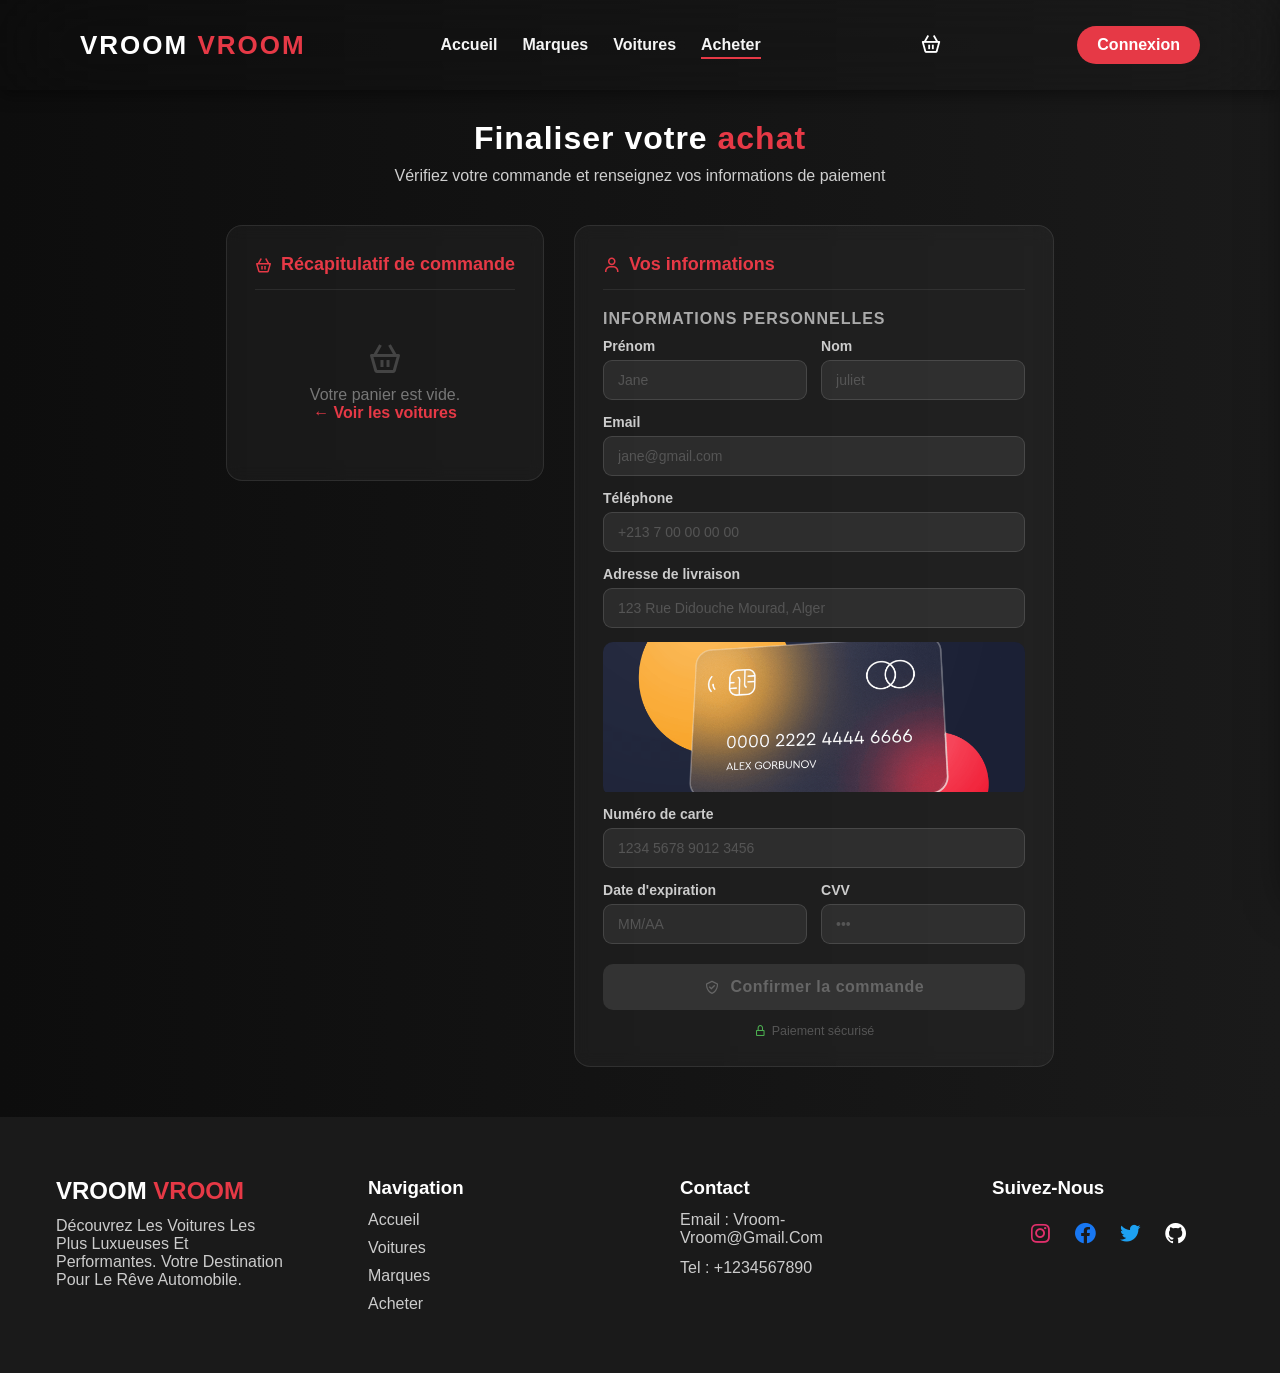
<file: content/acheter.html>
<!doctype html>
<html lang="fr">
  <head>
    <meta charset="UTF-8" />
    <meta name="viewport" content="width=device-width, initial-scale=1.0" />
    <title>Acheter | VROOM VROOM</title>
    <link rel="stylesheet" href="../style/style.css" />
    <link
      href="https://unpkg.com/boxicons@2.1.4/css/boxicons.min.css"
      rel="stylesheet"
    />
  </head>
  <body class="pages-body">
    <div>
      <header id="header">
        <a href="../index.html"
          ><h2 class="logo">VROOM<span> VROOM </span></h2></a
        >
        <nav>
          <ul class="navbar">
            <li>
              <a href="../index.html"><i class="bx bx-home"></i> Accueil</a>
            </li>
            <li>
              <a href="marques.html"><i class="bx bx-award"></i> Marques</a>
            </li>
            <li>
              <a href="voitures.html"><i class="bx bx-car"></i> Voitures</a>
            </li>
            <li>
              <a class="active" href="acheter.html"
                ><i class="bx bx-credit-card"></i> Acheter</a
              >
            </li>
          </ul>
        </nav>
        <a href="#" class="basket"><i class="bx bx-basket"></i></a>
        <a href="#" class="menu"><i class="bx bx-menu"></i></a>
        <a href="connexion.html" class="login-btn" id="account-btn"
          >Connexion</a
        >
      </header>
    </div>

    <main class="acheter-main">
      <h1 class="acheter-titre">Finaliser votre <span>achat</span></h1>
      <p class="acheter-txt">
        Vérifiez votre commande et renseignez vos informations de paiement
      </p>

      <div class="acheter-box">
        <div class="basket-box">
          <h3><i class="bx bx-basket"></i> Récapitulatif de commande</h3>
          <div id="recap-liste"></div>
          <div class="recap-total" id="recap-total-wrapper">
            <span>Total à payer</span>
            <span class="recap-total-montant"
              ><em id="recap-total-montant">0</em> $</span
            >
          </div>
        </div>

        <div class="payment-card">
          <h3><i class="bx bx-user"></i> Vos informations</h3>

          <p class="payment-section">Informations personnelles</p>
          <div class="form-row">
            <div class="form-group">
              <label>Prénom</label>
              <input type="text" id="prenom" placeholder="Jane" />
            </div>
            <div class="form-group">
              <label>Nom</label>
              <input type="text" id="nom" placeholder="juliet" />
            </div>
          </div>
          <div class="form-group">
            <label>Email</label>
            <input type="email" id="email" placeholder="jane@gmail.com" />
          </div>
          <div class="form-group">
            <label>Téléphone</label>
            <input type="tel" id="telephone" placeholder="+213 7 00 00 00 00" />
          </div>
          <div class="form-group">
            <label>Adresse de livraison</label>
            <input
              type="text"
              id="adresse"
              placeholder="123 Rue Didouche Mourad, Alger"
            />
          </div>

          <div id="section-carte">
            <div class="credit-card">
              <img src="../image/credit-card.gif" alt="credit card" />
            </div>
            <div class="form-group">
              <label>Numéro de carte</label>
              <input
                type="text"
                id="carte-numero"
                placeholder="1234 5678 9012 3456"
                maxlength="19"
                oninput="formatCard(this)"
              />
            </div>
            <div class="form-row">
              <div class="form-group">
                <label>Date d'expiration</label>
                <input
                  type="text"
                  id="carte-exp"
                  placeholder="MM/AA"
                  maxlength="5"
                  oninput="formatExp(this)"
                />
              </div>
              <div class="form-group">
                <label>CVV</label>
                <input
                  type="password"
                  id="carte-cvv"
                  placeholder="•••"
                  maxlength="3"
                />
              </div>
            </div>
          </div>

          <button
            class="btn-confirmer"
            id="btn-confirmer"
            onclick="confirmerAchat()"
          >
            <i class="bx bx-check-shield"></i> Confirmer la commande
          </button>
          <div class="securite-badge">
            <i class="bx bx-lock-alt"></i> Paiement sécurisé
          </div>
        </div>
      </div>
    </main>

    <div class="modal-succes" id="modal-succes">
      <div class="modal-succes-box">
        <div class="modal-check"><i class="bx bx-check"></i></div>
        <h2>Commande confirmée !</h2>
        <p>
          Merci pour votre confiance.<br />Votre commande a bien été
          enregistrée.<br /><br />
          Référence : <span class="modal-ref" id="modal-ref">#LC-00000</span>
        </p>
        <button class="btn-modal-ok" onclick="finaliserCommande()">
          Retour à l'accueil
        </button>
      </div>
    </div>
    <footer>
      <section class="footer">
        <div class="footer-cnt">
          <div class="footer-box">
            <h2>VROOM<span> VROOM</span></h2>
            <p>
              Découvrez les voitures les plus luxueuses et performantes. Votre
              destination pour le rêve automobile.
            </p>
          </div>
          <div class="footer-box">
            <h3>navigation</h3>
            <ul>
              <li><a href="../index.html">Accueil</a></li>
              <li><a href="voitures.html">Voitures</a></li>
              <li><a href="marques.html">Marques</a></li>
              <li><a href="acheter.html">Acheter</a></li>
            </ul>
          </div>
          <div class="footer-box">
            <h3>contact</h3>
            <a href="mailto:luxury-car@gmail.com"
              >email : vroom-vroom@gmail.com</a
            >
            <a href="tel:+1234567890">tel : +1234567890</a>
          </div>
          <div class="footer-box">
            <h3>suivez-nous</h3>
            <div class="social">
              <a href="https://www.instagram.com/"
                ><i class="bx bxl-instagram" style="color: #e1306c"></i
              ></a>
              <a href="https://www.facebook.com/"
                ><i class="bx bxl-facebook-circle" style="color: #1877f2"></i
              ></a>
              <a href="https://x.com/"
                ><i class="bx bxl-twitter" style="color: #1da1f2"></i
              ></a>
              <a href="https://github.com/"><i class="bx bxl-github"></i></a>
            </div>
          </div>
        </div>
      </section>
    </footer>

    <script src="../javascript/panier.js"></script>
    <script src="../javascript/auth.js"></script>
    <script src="../javascript/achat.js"></script>
  </body>
</html>
</file>
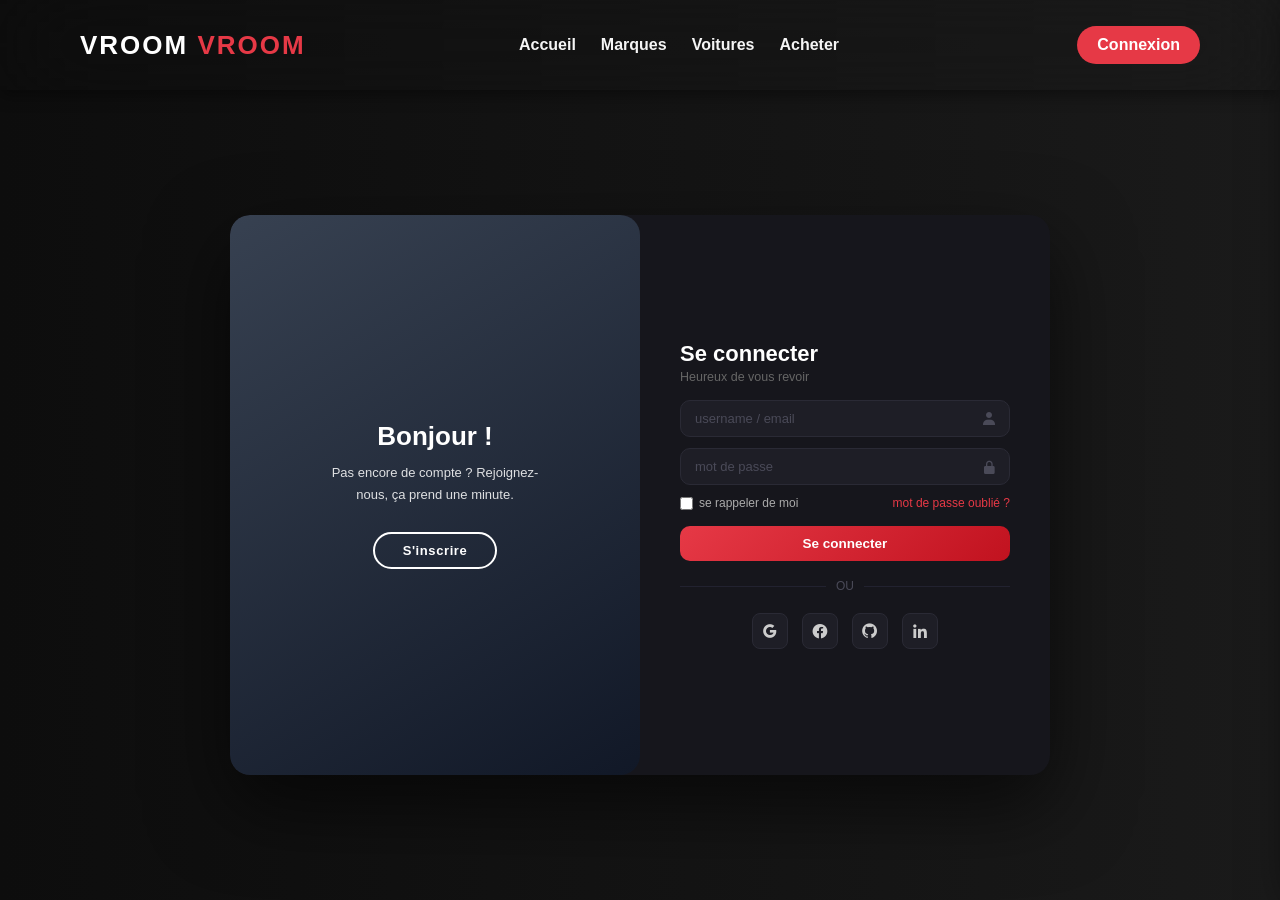
<file: content/connexion.html>
<!doctype html>
<html lang="fr">
  <head>
    <meta charset="UTF-8" />
    <meta name="viewport" content="width=device-width, initial-scale=1.0" />
    <title>Connexion</title>
    <link
      href="https://unpkg.com/boxicons@2.1.4/css/boxicons.min.css"
      rel="stylesheet"
    />
    <link
      href="https://fonts.googleapis.com/css2?family=Poppins:wght@400;500;600;700&display=swap"
      rel="stylesheet"
    />
    <link rel="stylesheet" href="../style/style.css" />
  </head>
  <body class="pages-body">
    <header id="header">
      <a href="../index.html"
        ><h2 class="logo">VROOM<span> VROOM </span></h2></a
      >
      <nav>
        <ul class="navbar">
          <li>
            <a href="../index.html"><i class="bx bx-home"></i> Accueil</a>
          </li>
          <li>
            <a href="marques.html"><i class="bx bx-award"></i> Marques</a>
          </li>
          <li>
            <a href="voitures.html"><i class="bx bx-car"></i> Voitures</a>
          </li>
          <li>
            <a href="acheter.html"><i class="bx bx-credit-card"></i> Acheter</a>
          </li>
        </ul>
      </nav>
      <a href="#" class="menu"><i class="bx bx-menu"></i></a>
      <a href="connexion.html" class="login-btn" id="account-btn">Connexion</a>
    </header>

    <div class="wrapped-body">
      <div class="card" id="card">
        <div class="slider">
          <div class="slider-inner">
            <div class="face show" id="faceLogin">
              <h3>Bonjour !</h3>
              <p>Pas encore de compte ? Rejoignez-nous, ça prend une minute.</p>
              <button id="toRegister">S'inscrire</button>
            </div>
            <div class="face hide" id="faceRegister">
              <h3>Bon retour !</h3>
              <p>Vous avez déjà un compte ? Connectez-vous et continuez.</p>
              <button id="toLogin">Se connecter</button>
            </div>
          </div>
        </div>

        <div class="panel login-panel">
          <h2>Se connecter</h2>
          <p class="sub">Heureux de vous revoir</p>

          <form id="login-form" action="#" autocomplete="off">
            <div class="info-box">
              <input
                type="text"
                id="email"
                placeholder="username / email"
                autocomplete="username"
              />
              <i class="bx bxs-user"></i>
            </div>
            <div class="info-box">
              <input
                type="password"
                id="password"
                placeholder="mot de passe"
                autocomplete="current-password"
              />
              <i class="bx bxs-lock-alt"></i>
            </div>
            <div class="remember">
              <label><input type="checkbox" /> se rappeler de moi</label>
              <a href="#">mot de passe oublié ?</a>
            </div>
            <div class="connexion-btn">
              <button type="button" onclick="login()">Se connecter</button>
            </div>
          </form>

          <div class="or-divider">OU</div>
          <div class="social">
            <a href=""><i class="bx bxl-google"></i></a>
            <a href=""><i class="bx bxl-facebook-circle"></i></a>
            <a href=""><i class="bx bxl-github"></i></a>
            <a href=""><i class="bx bxl-linkedin"></i></a>
          </div>
        </div>

        <div class="panel register-panel">
          <h2>Créer un compte</h2>
          <p class="sub">Rejoignez-nous, c'est gratuit</p>

          <form id="signup-form" action="" autocomplete="off">
            <div class="info-box">
              <input
                type="text"
                id="username"
                placeholder="username"
                autocomplete="off"
              />
              <i class="bx bxs-user"></i>
            </div>
            <div class="info-box">
              <input
                type="email"
                id="reg-email"
                placeholder="email"
                autocomplete="email"
              />
              <i class="bx bxs-envelope"></i>
            </div>
            <div class="info-box">
              <input
                type="password"
                id="reg-pass"
                placeholder="mot de passe"
                autocomplete="new-password"
              />
              <i class="bx bxs-lock-alt"></i>
            </div>
            <div class="info-box">
              <input
                type="password"
                id="confirm-password"
                placeholder="confirmer le mot de passe"
                autocomplete="new-password"
              />
              <i class="bx bxs-lock-check"></i>
            </div>
            <div class="connexion-btn">
              <button type="button" onclick="signup()">Créer le compte</button>
            </div>
          </form>

          <div class="or-divider">OU</div>
          <div class="social">
            <a href=""><i class="bx bxl-google"></i></a>
            <a href=""><i class="bx bxl-facebook-circle"></i></a>
            <a href=""><i class="bx bxl-github"></i></a>
            <a href=""><i class="bx bxl-linkedin"></i></a>
          </div>
        </div>
      </div>
    </div>

    <script src="../javascript/auth.js"></script>
    <script src="../javascript/panier.js"></script>
  </body>
</html>
</file>
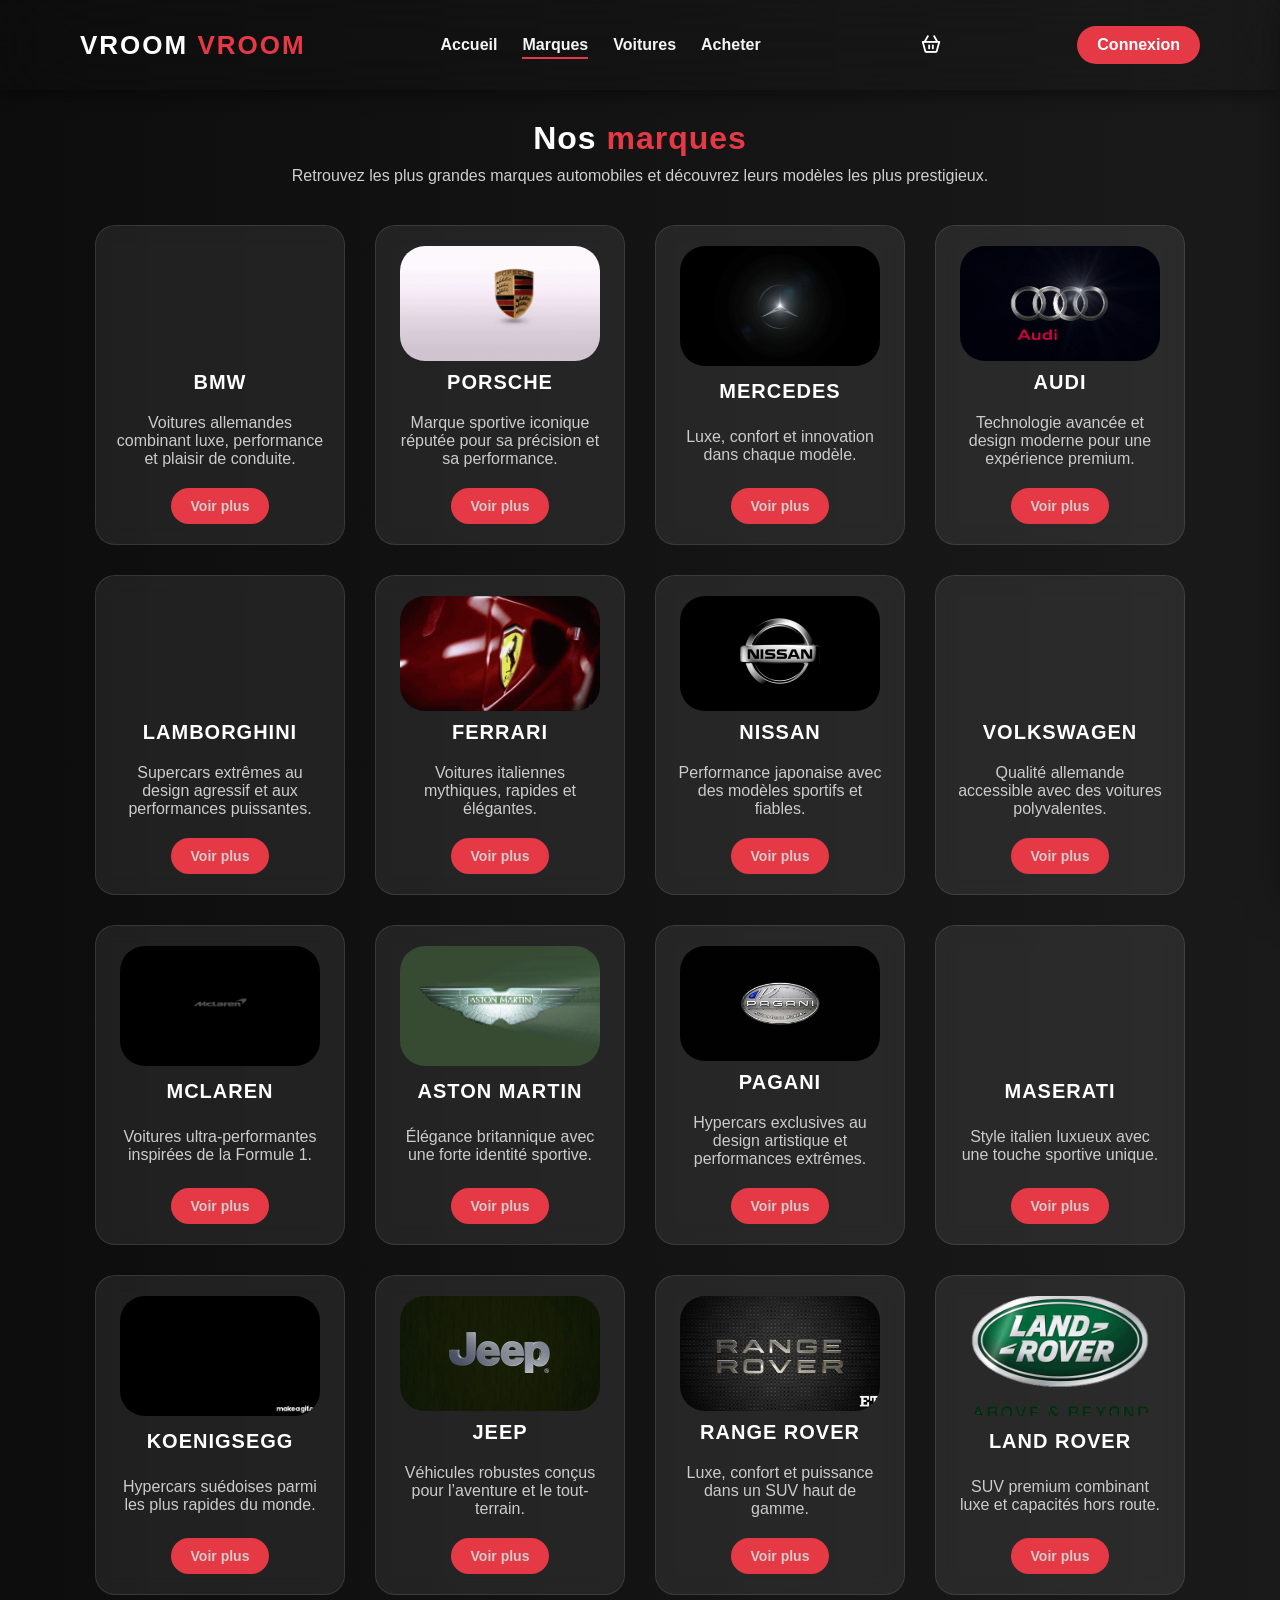
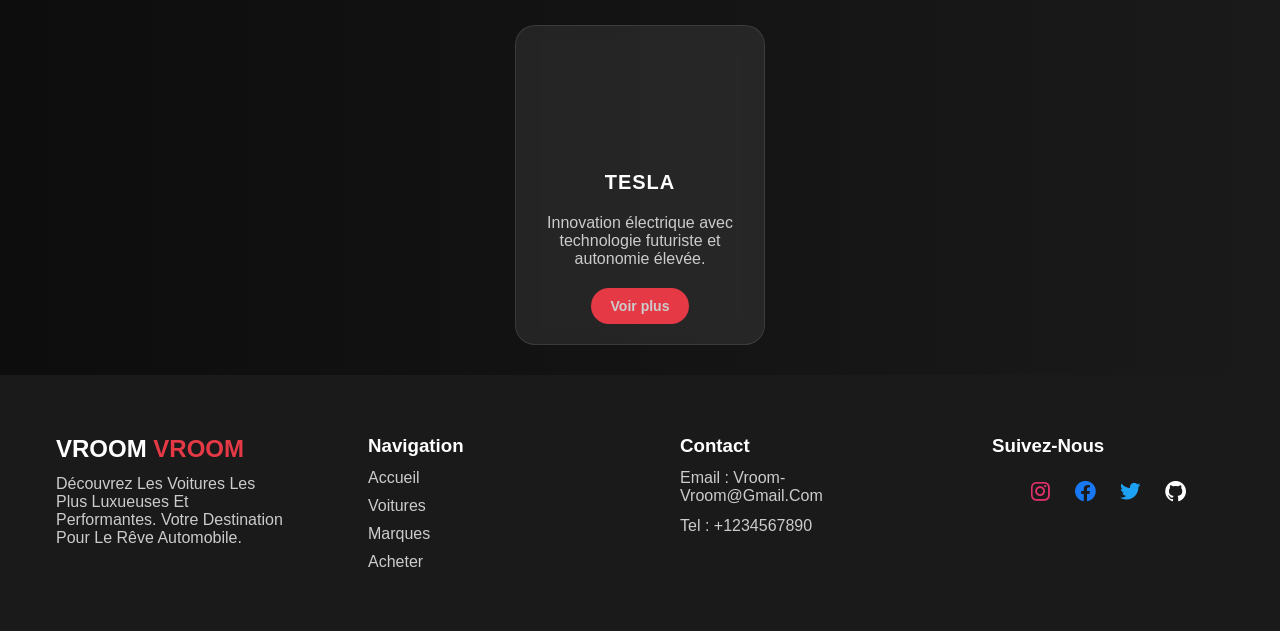
<file: content/marques.html>
<!doctype html>
<html lang="fr">
  <head>
    <meta charset="UTF-8" />
    <meta name="viewport" content="width=device-width, initial-scale=1.0" />
    <title>Marques | VROOM VROOM</title>
    <link rel="stylesheet" href="../style/style.css" />
    <link
      href="https://unpkg.com/boxicons@2.1.4/css/boxicons.min.css"
      rel="stylesheet"
    />
  </head>
  <body class="pages-body">
    <div>
      <header id="header">
        <a href="../index.html"
          ><h2 class="logo">VROOM<span> VROOM </span></h2></a
        >
        <nav>
          <ul class="navbar">
            <li>
              <a href="../index.html"><i class="bx bx-home"></i> Accueil</a>
            </li>
            <li>
              <a class="active" href="marques.html"
                ><i class="bx bx-award"></i> Marques</a
              >
            </li>
            <li>
              <a href="voitures.html"><i class="bx bx-car"></i> Voitures</a>
            </li>
            <li>
              <a href="acheter.html"
                ><i class="bx bx-credit-card"></i> Acheter</a
              >
            </li>
          </ul>
        </nav>
        <a href="#" class="basket"><i class="bx bx-basket"></i></a>
        <a href="#" class="menu"><i class="bx bx-menu"></i></a>
        <a href="connexion.html" class="login-btn" id="account-btn"
          >Connexion</a
        >
      </header>
    </div>
    <section class="marques">
      <h1 class="marque-titre">Nos <span>marques</span></h1>
      <p class="marque-txt">
        Retrouvez les plus grandes marques automobiles et découvrez leurs
        modèles les plus prestigieux.
      </p>
      <div class="marque">
        <div class="logo-container">
          <div class="cars-logo">
            <video src="../logo/bmw_logo.mp4" loop autoplay muted></video>
          </div>
          <h2>BMW</h2>
          <p>
            Voitures allemandes combinant luxe, performance et plaisir de
            conduite.
          </p>
          <a href="voitures.html?brand=BMW" class="logo-btn">Voir plus</a>
        </div>

        <div class="logo-container">
          <div class="cars-logo">
            <img src="../logo/porsche_logo2.gif" alt="porsche" />
          </div>
          <h2>porsche</h2>
          <p>
            Marque sportive iconique réputée pour sa précision et sa
            performance.
          </p>
          <a href="voitures.html?brand=Porsche" class="logo-btn">Voir plus</a>
        </div>

        <div class="logo-container">
          <div class="cars-logo">
            <img src="../logo/mercedes_logo.gif" alt="Mercedes" />
          </div>
          <h2>mercedes</h2>
          <p>Luxe, confort et innovation dans chaque modèle.</p>
          <a href="voitures.html?brand=Mercedes" class="logo-btn">Voir plus</a>
        </div>

        <div class="logo-container">
          <div class="cars-logo">
            <img src="../logo/audi_logo.gif" muted loop autoplay />
          </div>
          <h2>audi</h2>
          <p>
            Technologie avancée et design moderne pour une expérience premium.
          </p>
          <a href="voitures.html?brand=Audi" class="logo-btn">Voir plus</a>
        </div>

        <div class="logo-container">
          <div class="cars-logo">
            <video
              src="../logo/lamborghini_logo.mp4"
              loop
              autoplay
              muted
            ></video>
          </div>
          <h2>lamborghini</h2>
          <p>
            Supercars extrêmes au design agressif et aux performances
            puissantes.
          </p>
          <a href="voitures.html?brand=Lamborghini" class="logo-btn"
            >Voir plus</a
          >
        </div>

        <div class="logo-container">
          <div class="cars-logo">
            <img src="../logo/ferrari_logo.gif" alt="" />
          </div>
          <h2>ferrari</h2>
          <p>Voitures italiennes mythiques, rapides et élégantes.</p>
          <a href="voitures.html?brand=Ferrari" class="logo-btn">Voir plus</a>
        </div>

        <div class="logo-container">
          <div class="cars-logo">
            <img src="../logo/nissan_logo.gif" alt="" />
          </div>
          <h2>nissan</h2>
          <p>Performance japonaise avec des modèles sportifs et fiables.</p>
          <a href="voitures.html?brand=Nissan" class="logo-btn">Voir plus</a>
        </div>

        <div class="logo-container">
          <div class="cars-logo">
            <video
              src="../logo/volkswagen_logo.mp4"
              loop
              autoplay
              muted
            ></video>
          </div>
          <h2>volkswagen</h2>
          <p>Qualité allemande accessible avec des voitures polyvalentes.</p>
          <a href="voitures.html?brand=Volkswagen" class="logo-btn"
            >Voir plus</a
          >
        </div>

        <div class="logo-container">
          <div class="cars-logo">
            <img src="../logo/mclaren_logo.gif" alt="" />
          </div>
          <h2>mclaren</h2>
          <p>Voitures ultra-performantes inspirées de la Formule 1.</p>
          <a href="voitures.html?brand=McLaren" class="logo-btn">Voir plus</a>
        </div>

        <div class="logo-container">
          <div class="cars-logo">
            <img src="../logo/aston_martin_logo.gif" alt="" />
          </div>
          <h2>aston martin</h2>
          <p>Élégance britannique avec une forte identité sportive.</p>
          <a href="voitures.html?brand=Aston Martin" class="logo-btn"
            >Voir plus</a
          >
        </div>

        <div class="logo-container">
          <div class="cars-logo">
            <img src="../logo/pagani_logo.jpg" alt="" />
          </div>
          <h2>pagani</h2>
          <p>
            Hypercars exclusives au design artistique et performances extrêmes.
          </p>
          <a href="voitures.html?brand=Pagani" class="logo-btn">Voir plus</a>
        </div>

        <div class="logo-container">
          <div class="cars-logo">
            <video src="../logo/maserati_logo2.mp4" muted autoplay loop></video>
          </div>
          <h2>maserati</h2>
          <p>Style italien luxueux avec une touche sportive unique.</p>
          <a href="voitures.html?brand=Maserati" class="logo-btn">Voir plus</a>
        </div>

        <div class="logo-container">
          <div class="cars-logo">
            <img src="../logo/koenigsegg _logo.gif" alt="" />
          </div>
          <h2>koenigsegg</h2>
          <p>Hypercars suédoises parmi les plus rapides du monde.</p>
          <a href="voitures.html?brand=Koenigsegg" class="logo-btn"
            >Voir plus</a
          >
        </div>

        <div class="logo-container">
          <div class="cars-logo">
            <img src="../logo/jeep_logo.gif" alt="" />
          </div>
          <h2>jeep</h2>
          <p>Véhicules robustes conçus pour l’aventure et le tout-terrain.</p>
          <a href="voitures.html?brand=Jeep" class="logo-btn">Voir plus</a>
        </div>

        <div class="logo-container">
          <div class="cars-logo">
            <img src="../logo/rang_rover_logo.jpg" alt="" />
          </div>
          <h2>range rover</h2>
          <p>Luxe, confort et puissance dans un SUV haut de gamme.</p>
          <a href="voitures.html?brand=Range Rover" class="logo-btn"
            >Voir plus</a
          >
        </div>

        <div class="logo-container">
          <div class="cars-logo">
            <img src="../logo/land_rover.gif" alt="" />
          </div>
          <h2>land rover</h2>
          <p>SUV premium combinant luxe et capacités hors route.</p>
          <a href="voitures.html?brand=Land Rover" class="logo-btn"
            >Voir plus</a
          >
        </div>

        <div class="logo-container">
          <div class="cars-logo">
            <video src="../logo/tesla_logo.mp4" loop autoplay muted></video>
          </div>
          <h2>tesla</h2>
          <p>
            Innovation électrique avec technologie futuriste et autonomie
            élevée.
          </p>
          <a href="voitures.html?brand=Tesla" class="logo-btn">Voir plus</a>
        </div>
      </div>
    </section>

    <footer>
      <section class="footer">
        <div class="footer-cnt">
          <div class="footer-box">
            <h2>VROOM<span> VROOM</span></h2>
            <p>
              Découvrez les voitures les plus luxueuses et performantes. Votre
              destination pour le rêve automobile.
            </p>
          </div>

          <div class="footer-box">
            <h3>navigation</h3>
            <ul>
              <li><a href="../index.html">Accueil</a></li>
              <li><a href="voitures.html">voitures</a></li>
              <li><a href="marques.html">marques</a></li>
              <li><a href="acheter.html">acheter</a></li>
            </ul>
          </div>

          <div class="footer-box">
            <h3>contact</h3>
            <a href="mailto:luxury-car@gmail.com"
              >email : vroom-vroom@gmail.com</a
            >
            <a href="tel:+1234567890">tel : +1234567890</a>
          </div>
          <div class="footer-box">
            <h3>suivez-nous</h3>
            <div class="social">
              <a href="https://www.instagram.com/"
                ><i class="bx bxl-instagram" style="color: #e1306c"></i
              ></a>
              <a href="https://www.facebook.com/"
                ><i class="bx bxl-facebook-circle" style="color: #1877f2"></i
              ></a>
              <a href="https://x.com/"
                ><i class="bx bxl-twitter" style="color: #1da1f2"></i
              ></a>
              <a href="https://github.com/"><i class="bx bxl-github"></i></a>
            </div>
          </div>
        </div>
      </section>
    </footer>
    <script src="../javascript/auth.js"></script>
    <script src="../javascript/panier.js"></script>
  </body>
</html>
</file>
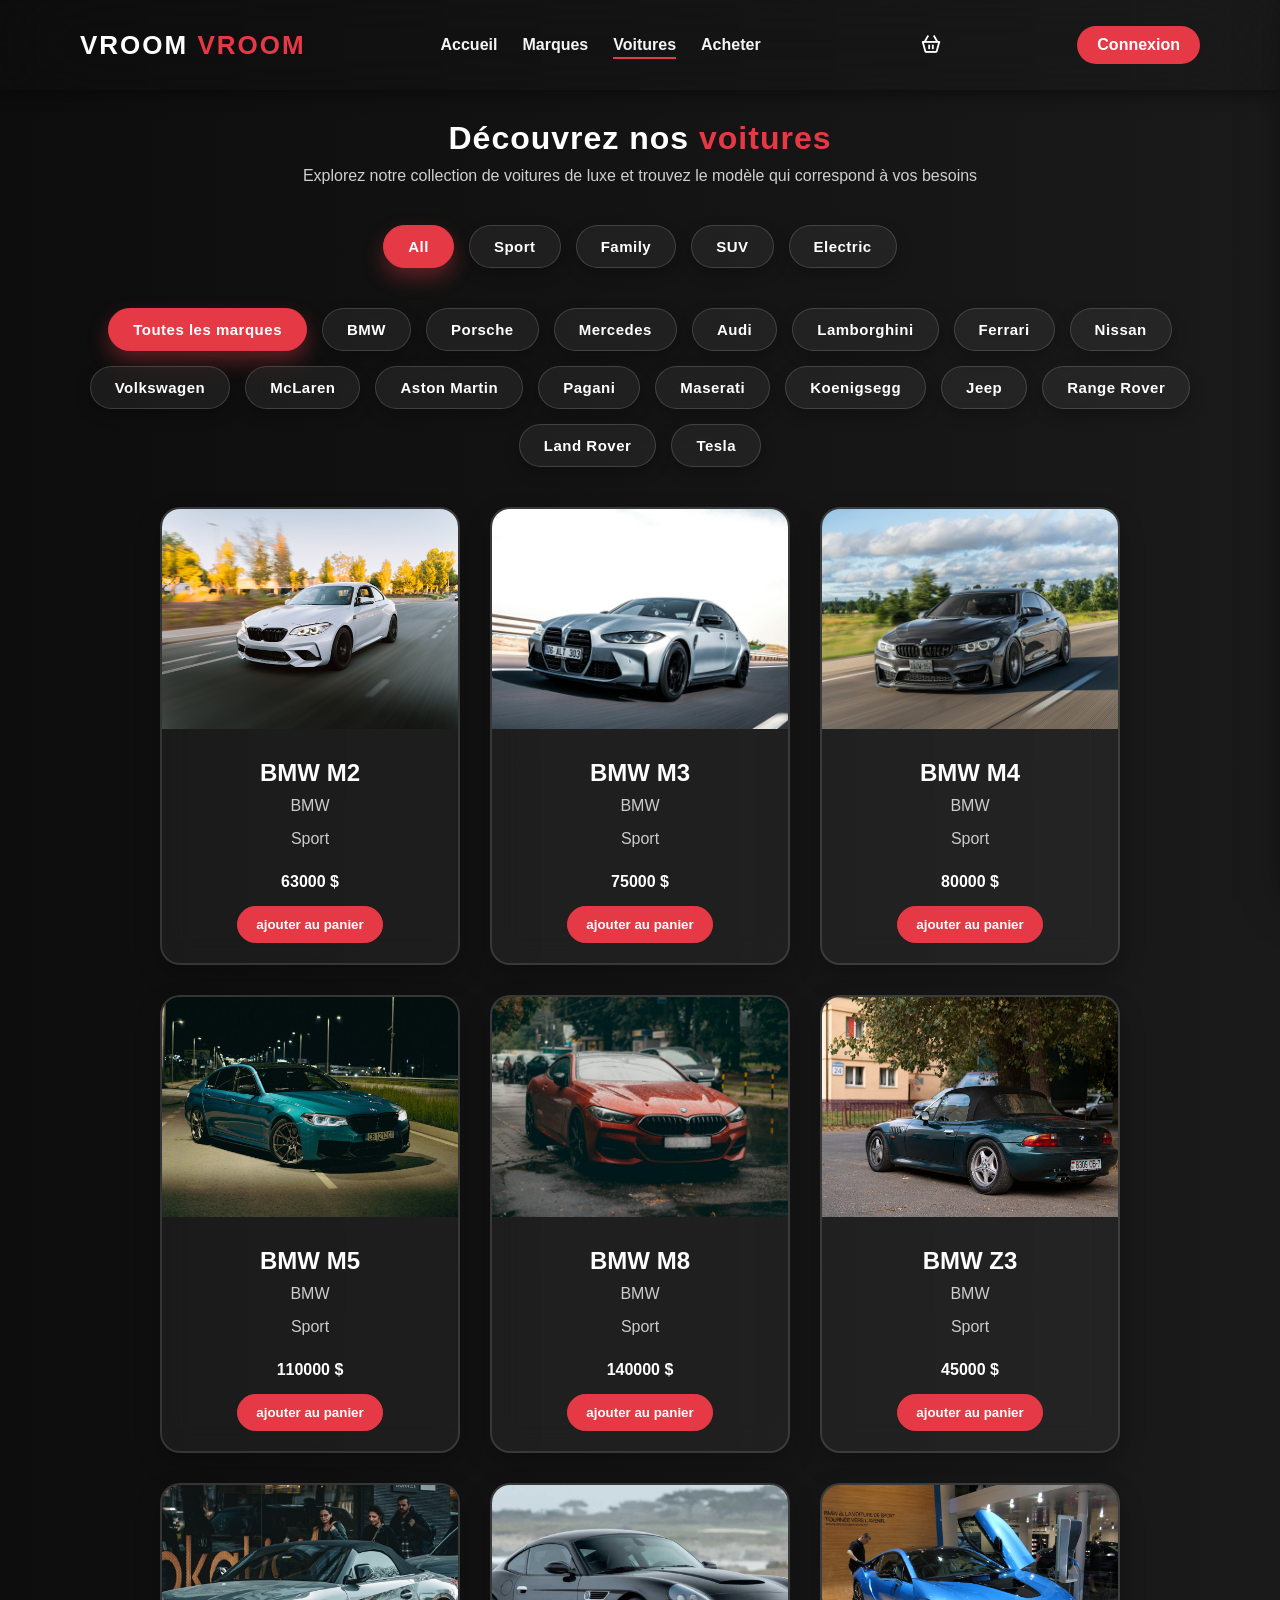
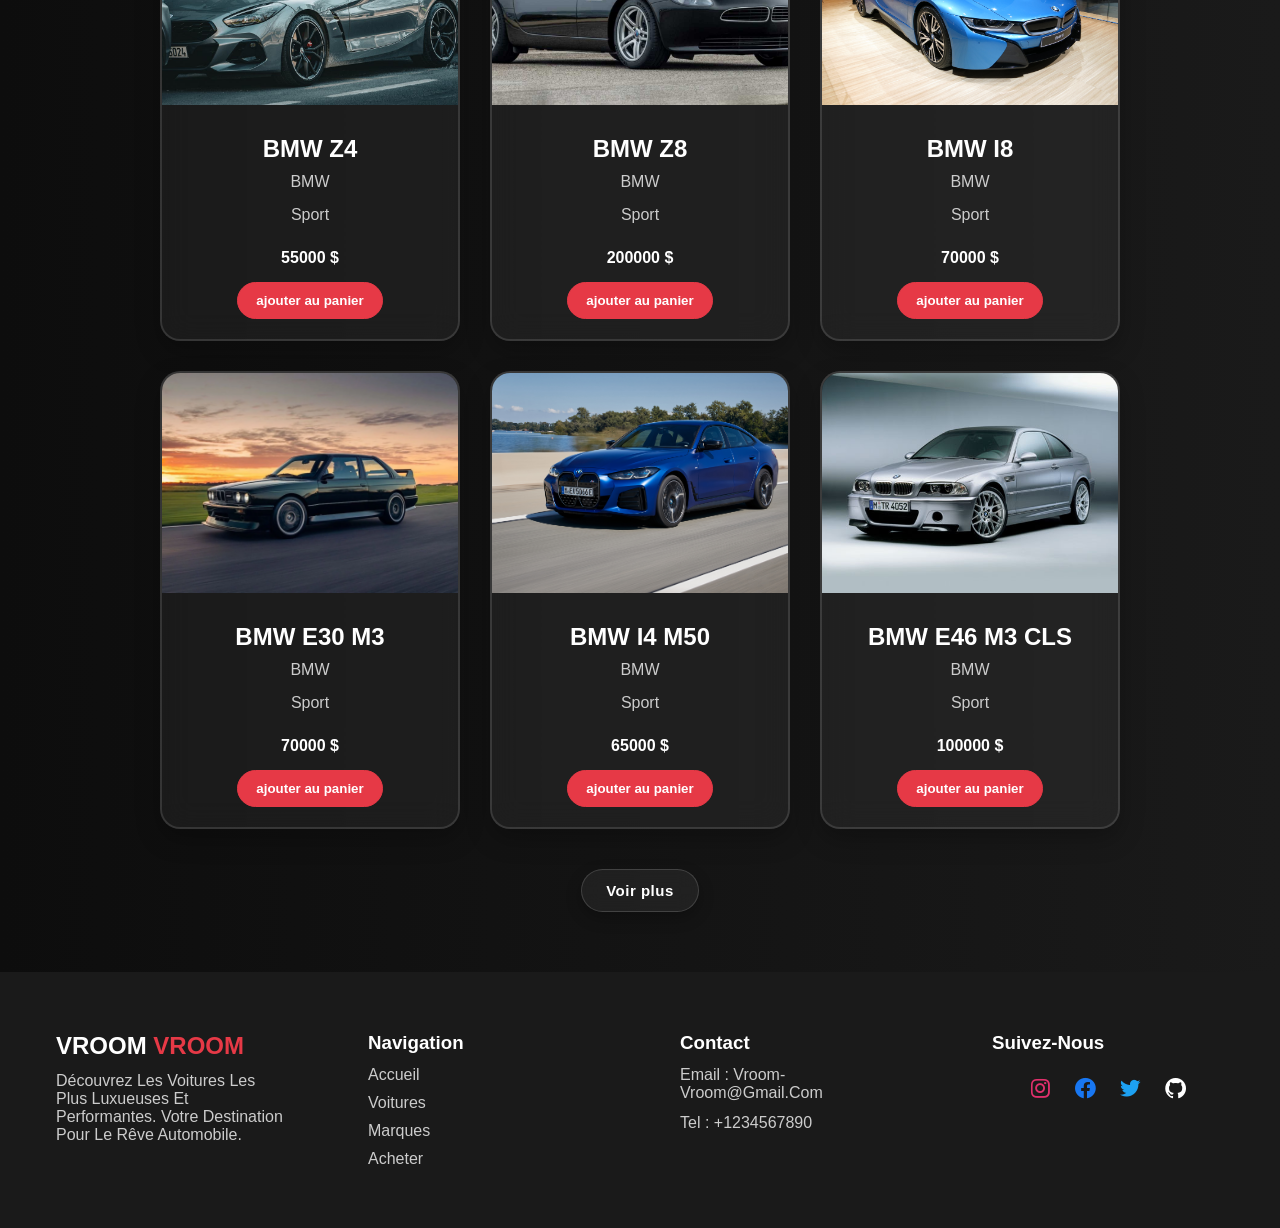
<file: content/voitures.html>
<!doctype html>
<html lang="fr">
  <head>
    <meta charset="UTF-8" />
    <meta name="viewport" content="width=device-width, initial-scale=1.0" />
    <title>Voitures | VROOM VROOM</title>
    <link rel="stylesheet" href="../style/style.css" />
    <link
      href="https://unpkg.com/boxicons@2.1.4/css/boxicons.min.css"
      rel="stylesheet"
    />
  </head>
  <body class="pages-body">
    <div>
      <header id="header">
        <a href="../index.html"
          ><h2 class="logo">VROOM<span> VROOM </span></h2></a
        >
        <nav>
          <ul class="navbar">
            <li>
              <a href="../index.html"><i class="bx bx-home"></i> Accueil</a>
            </li>
            <li>
              <a href="marques.html"><i class="bx bx-award"></i> Marques</a>
            </li>
            <li>
              <a class="active" href="voitures.html"
                ><i class="bx bx-car"></i> Voitures</a
              >
            </li>
            <li>
              <a href="acheter.html"
                ><i class="bx bx-credit-card"></i> Acheter</a
              >
            </li>
          </ul>
        </nav>
        <a href="#" class="basket"><i class="bx bx-basket"></i></a>
        <a href="#" class="menu"><i class="bx bx-menu"></i></a>
        <a href="connexion.html" class="login-btn" id="account-btn"
          >Connexion</a
        >
      </header>
    </div>
    <main class="voiture-body">
      <h1 class="voiture-titre">Découvrez nos <span>voitures</span></h1>
      <p class="voiture-txt">
        Explorez notre collection de voitures de luxe et trouvez le modèle qui
        correspond à vos besoins
      </p>
      <section class="filters">
        <button class="filter-btn" data-filter="all">All</button>
        <button class="filter-btn" data-filter="sport">Sport</button>
        <button class="filter-btn" data-filter="family">Family</button>
        <button class="filter-btn" data-filter="suv">SUV</button>
        <button class="filter-btn" data-filter="electric">Electric</button>
      </section>
      <section class="filters" id="brand-filters"></section>

      <section class="feature-cards" id="cars-container"></section>

      <div class="load-more-wrapper">
        <button id="load-more-btn" class="filter-btn">Voir plus</button>
      </div>
    </main>

    <footer>
      <section class="footer">
        <div class="footer-cnt">
          <div class="footer-box">
            <h2>VROOM<span> VROOM</span></h2>
            <p>
              Découvrez les voitures les plus luxueuses et performantes. Votre
              destination pour le rêve automobile.
            </p>
          </div>

          <div class="footer-box">
            <h3>navigation</h3>
            <ul>
              <li><a href="../index.html">Accueil</a></li>
              <li><a href="voitures.html">voitures</a></li>
              <li><a href="marques.html">marques</a></li>
              <li><a href="acheter.html">acheter</a></li>
            </ul>
          </div>

          <div class="footer-box">
            <h3>contact</h3>
            <a href="mailto:luxury-car@gmail.com"
              >email : vroom-vroom@gmail.com</a
            >
            <a href="tel:+1234567890">tel : +1234567890</a>
          </div>
          <div class="footer-box">
            <h3>suivez-nous</h3>
            <div class="social">
              <a href="https://www.instagram.com/"
                ><i class="bx bxl-instagram" style="color: #e1306c"></i
              ></a>
              <a href="https://www.facebook.com/"
                ><i class="bx bxl-facebook-circle" style="color: #1877f2"></i
              ></a>
              <a href="https://x.com/"
                ><i class="bx bxl-twitter" style="color: #1da1f2"></i
              ></a>
              <a href="https://github.com/"><i class="bx bxl-github"></i></a>
            </div>
          </div>
        </div>
      </section>
    </footer>
    <script src="../javascript/data.js"></script>
    <script src="../javascript/panier.js"></script>
    <script src="../javascript/auth.js"></script>
    <script src="../javascript/script.js"></script>
  </body>
</html>
</file>
<file: style/style.css>
/*   accueil   */
* {
  padding: 0;
  margin: 0;
  box-sizing: border-box;
  font-family: sans-serif;
}
html,
body {
  overflow-x: hidden;
  max-width: 100%;
}

#header {
  height: 10vh;
  display: flex;
  justify-content: space-between;
  align-items: center;
  padding: 0px 80px;
  background-color: transparent;
  backdrop-filter: blur(50px);
  box-shadow: 0 5px 15px rgba(0, 0, 0, 0.4);
  position: sticky;
  top: 0;
  z-index: 100;
}
#header a {
  text-decoration: none;
}
.logo {
  color: white;
  font-size: 26px;
  font-weight: bold;
  letter-spacing: 2px;
}
.navbar {
  display: flex;
  align-items: center;
  justify-content: center;
  gap: 25px;
}
#header li {
  list-style: none;
  position: relative;
}
#header li a {
  text-decoration: none;
  color: #f5f5f5;
  font-weight: 600;
  font-size: 16px;
  padding: 5px 0;
  transition: 0.3s ease;
}
#header span {
  color: #e63946;
}
.nav-login {
  display: none;
}
.menu {
  display: none;
}
.basket,
.menu {
  color: #fff;
  font-size: 22px;
  font-weight: 600;
  transition: 0.3s ease;
  position: relative;
}
.navbar li a i {
  display: none;
}
.navbar li a:hover,
.navbar li a.active,
.footer-box ul li a:hover,
.basket:hover,
.menu:hover {
  color: #e63946;
}
.navbar li a::after,
.footer-box ul li a::after,
.basket::after,
.menu::after {
  content: "";
  position: absolute;
  left: 0;
  bottom: -5px;
  width: 0%;
  height: 2px;
  background-color: #e63946;
  transition: 0.3s ease;
}
.navbar li a:hover::after,
.navbar li a.active::after,
.footer-box ul li a:hover::after,
.basket:hover::after,
.menu:hover::after {
  width: 100%;
}
.login-btn {
  text-decoration: none;
  color: white;
  background-color: #e63946;
  padding: 10px 20px;
  border-radius: 20px;
  font-weight: bold;
  transition: 0.3s ease;
}
.login-btn:hover {
  background-color: white;
  color: #e63946;
}
/*hero*/
.hero {
  display: flex;
  align-items: center;
  justify-content: space-around;
  background: transparent;
  min-height: 90vh;
}
.herotext {
  max-width: 50%;
}
.hero h2 {
  font-size: 60px;
  color: white;
  text-transform: capitalize;
  line-height: 1.2;
  margin-bottom: 20px;
}
.hero span {
  color: #e63946;
}
.hero p {
  color: #cfcfcf;
  font-size: 18px;
  line-height: 1.7;
  margin-bottom: 30px;
}
.herobuttons {
  display: flex;
  gap: 20px;
  font-weight: 600;
}
.explorer {
  text-decoration: none;
  background-color: #e63946;
  color: #cfcfcf;
  padding: 14px 28px;
  border-radius: 30px;
  transition: 0.5s ease;
}
.explorer:hover {
  background-color: #cfcfcf;
  color: #e63946;
}
.modele {
  text-decoration: none;
  color: #e63946;
  padding: 14px 24px;
  border-radius: 30px;
  border: #e63946 solid 2px;
  transition: 0.5s ease;
}
.modele:hover {
  background-color: #e63946;
  color: #cfcfcf;
}
.hero .heroimg {
  box-shadow: 0 10px 15px rgba(0, 0, 0, 0.5);
  width: 450px;
  max-width: 100%;
  height: auto;
  border-radius: 30px;
}

/*connextion*/
.wrapped-body {
  display: flex;
  justify-content: center;
  align-items: center;
  min-height: 90vh;
  padding: 20px;
}

/* Card */
.card {
  position: relative;
  width: 820px;
  max-width: 100%;
  background: #16161c;
  border-radius: 20px;
  overflow: hidden;
  box-shadow: 0 30px 80px rgba(0, 0, 0, 0.6);
  height: 560px;
}

/* Panels */
.panel {
  position: absolute;
  top: 0;
  width: 50%;
  height: 100%;
  display: flex;
  flex-direction: column;
  justify-content: center;
  padding: 36px 40px;
  transition:
    opacity 0.4s ease,
    transform 0.4s ease;
  overflow-y: auto;
}

.login-panel {
  right: 0;
  opacity: 1;
  transform: translateX(0);
  pointer-events: all;
}

.register-panel {
  left: 0;
  opacity: 0;
  transform: translateX(-40px);
  pointer-events: none;
}

.card.active .login-panel {
  opacity: 0;
  transform: translateX(40px);
  pointer-events: none;
}

.card.active .register-panel {
  opacity: 1;
  transform: translateX(0);
  pointer-events: all;
  transition-delay: 0.25s;
}

.panel h2 {
  font-size: 22px;
  font-weight: 700;
  color: #fff;
  margin-bottom: 3px;
}

.panel .sub {
  font-size: 12.5px;
  color: #666;
  margin-bottom: 16px;
}
.info-box {
  position: relative;
  margin-bottom: 11px;
  height: auto;
  width: 100%;
}

.info-box input {
  width: 100%;
  background: #1e1e26;
  border: 1.5px solid #2a2a35;
  border-radius: 10px;
  padding: 10px 40px 10px 14px;
  font-size: 13px;
  color: #fff;
  outline: none;
  transition:
    border-color 0.3s,
    background 0.3s,
    transform 0.3s;
  height: auto;
}

.info-box input::placeholder {
  color: #4a4a58;
  padding: 0;
  letter-spacing: normal;
}

.info-box input:focus,
.info-box input:hover {
  border-color: #e63946;
  background: #1e1e26;
  transform: none;
}

.info-box i {
  position: absolute;
  right: 13px;
  top: 50%;
  transform: translateY(-50%);
  font-size: 16px;
  color: #4a4a58;
  transition: color 0.3s;
}

.info-box input:focus + i,
.info-box input:hover + i {
  color: #e63946;
  transform: translateY(-50%);
}

.remember {
  display: flex;
  align-items: center;
  justify-content: space-between;
  margin-bottom: 8px;
  font-size: 12px;
  color: #aaa;
}

.remember label {
  display: flex;
  align-items: center;
  gap: 6px;
  cursor: pointer;
  transition: color 0.3s;
}

.remember label:hover {
  color: #e63946;
  text-decoration: none;
  transform: none;
}

.remember a {
  text-decoration: none;
  color: #e63946;
  transition: color 0.3s;
  font-size: 12px;
}

.remember a:hover {
  color: #fff;
  text-decoration: underline;
  transform: none;
}

.connexion-btn button {
  width: 100%;
  height: auto;
  padding: 10px;
  margin: 8px 0;
  font-size: 13.5px;
  font-weight: 600;
  border-radius: 10px;
  background: linear-gradient(135deg, #e63946, #c1121f);
  color: #fff;
  border: none;
  cursor: pointer;
  transition: opacity 0.3s;
}

.connexion-btn button:hover {
  opacity: 0.87;
  background: linear-gradient(135deg, #e63946, #c1121f);
  transform: none;
  color: #fff;
}

.or-divider {
  display: flex;
  align-items: center;
  gap: 10px;
  margin: 10px 0;
  font-size: 12px;
  color: #4a4a58;
  font-weight: normal;
  text-align: unset;
  position: static;
}

.or-divider::before,
.or-divider::after {
  content: "";
  flex: 1;
  height: 1px;
  background: #222230;
  position: static;
  width: auto;
  top: auto;
}
.panel .social {
  display: flex;
  justify-content: center;
  align-items: center;
  gap: 14px;
  margin-top: 10px;
}

.panel .social a {
  display: flex;
  align-items: center;
  justify-content: center;
  width: 36px;
  height: 36px;
  background: #1e1e26;
  border: 1.5px solid #2a2a35;
  border-radius: 8px;
  font-size: 18px;
  color: #ccc;
  transition:
    border-color 0.3s,
    color 0.3s;
  text-decoration: none;
}

.panel .social a:hover {
  border-color: #e63946;
  color: #e63946;
  transform: none;
}

.strength-bar {
  display: flex;
  gap: 5px;
  margin: -4px 0 10px;
}

.strength-bar span {
  flex: 1;
  height: 3px;
  border-radius: 2px;
  background: #2a2a35;
  transition: background 0.4s;
}

.strength-bar span.weak {
  background: #e63946;
}
.strength-bar span.fair {
  background: #f4a261;
}
.strength-bar span.strong {
  background: #2dc653;
}

.slider {
  position: absolute;
  top: 0;
  left: 0;
  width: 50%;
  height: 100%;
  background: linear-gradient(150deg, #374151, #111827);
  border-radius: 20px;
  z-index: 10;
  transition: transform 0.85s cubic-bezier(0.77, 0, 0.18, 1);
}

.card.active .slider {
  transform: translateX(100%);
}

.slider-inner {
  position: relative;
  width: 100%;
  height: 100%;
  display: flex;
  align-items: center;
  justify-content: center;
  overflow: hidden;
}

.face {
  position: absolute;
  display: flex;
  flex-direction: column;
  align-items: center;
  text-align: center;
  padding: 40px;
  color: #fff;
  transition:
    opacity 0.35s ease,
    transform 0.35s ease;
}

.face h3 {
  font-size: 26px;
  font-weight: 700;
  margin-bottom: 10px;
}

.face p {
  font-size: 13px;
  opacity: 0.85;
  line-height: 1.7;
  margin-bottom: 26px;
  max-width: 210px;
}

.face button {
  background: transparent;
  border: 2px solid #fff;
  color: #fff;
  padding: 9px 28px;
  border-radius: 30px;
  font-size: 13px;
  font-weight: 600;
  cursor: pointer;
  letter-spacing: 0.6px;
  transition:
    background 0.3s,
    color 0.3s;
}

.face button:hover {
  background: #fff;
  color: #e63946;
}

.face.show {
  opacity: 1;
  transform: translateY(0);
  pointer-events: all;
}

.face.hide {
  opacity: 0;
  transform: translateY(16px);
  pointer-events: none;
}

#video1 {
  position: absolute;
  top: 0;
  left: 0;
  width: 100%;
  height: 100%;
  object-fit: cover;
  z-index: -1;
}

@media (max-width: 700px) {
  .card {
    width: 100%;
    min-height: 100svh;
    border-radius: 0;
    height: auto;
    display: flex;
    flex-direction: column;
  }

  .slider {
    position: relative;
    width: 100%;
    height: 200px;
    border-radius: 0 0 24px 24px;
    flex-shrink: 0;
    transform: none !important;
    transition: none;
  }

  .face {
    padding: 24px;
  }
  .face h3 {
    font-size: 22px;
  }

  .panel {
    position: relative;
    width: 100%;
    height: auto;
    padding: 28px 24px 32px;
    transform: none !important;
    top: auto;
    left: auto;
    right: auto;
  }

  .login-panel {
    display: flex;
    opacity: 1;
  }
  .register-panel {
    display: none;
    opacity: 0;
  }
  .card.active .login-panel {
    display: none;
  }
  .card.active .register-panel {
    display: flex;
  }
}

#coming-soon {
  padding: 100px 80px;
  background: linear-gradient(to right, #0d0d0d, #1a1a1a);
  min-height: 100vh;
  box-shadow: 0 20px 40px rgba(0, 0, 0, 0.6);
}

.feature-text {
  text-align: center;
  margin-bottom: 50px;
  padding: 0 20px;
}
.feature-text h2 {
  color: #fff;
  font-size: 42px;
  text-transform: capitalize;
  margin-bottom: 10px;
}

.feature-text h2 span {
  color: #e63946;
}

.feature-text p {
  color: #ccc;
  font-size: 16px;
  margin: auto;
}

.feature-cards,
.cs-cards {
  display: flex;
  flex-wrap: wrap;
  justify-content: center;
  gap: 30px;
}

.car-card,
.cs-card {
  width: 300px;
  border-radius: 20px;
  overflow: hidden;
  background: rgba(255, 255, 255, 0.05);
  border: 2px solid rgba(255, 255, 255, 0.12);
  backdrop-filter: blur(15px);
  box-shadow: 0 10px 25px rgba(0, 0, 0, 0.25);
  transition: 0.4s ease;
  text-transform: capitalize;
}
.car-card:hover,
.cs-card:hover {
  transform: translateY(-10px);
  box-shadow: 0 20px 35px rgba(0, 0, 0, 0.35);
}
.car-card img,
.car-card video,
.cs-card img,
.cs-card video {
  height: 220px;
  max-width: 100%;
  object-fit: cover;
  width: 100%;
  display: block;
  margin-bottom: 20px;
}
.cs-img {
  filter: blur(3px) brightness(0.5);
  transition: 0.3s ease;
}
.cs-img:hover {
  filter: blur(0px) brightness(1);
}
.car-info,
.cs-info {
  padding: 10px;
  text-align: center;
}
.car-info h3,
.cs-info h3 {
  font-size: 24px;
  color: #fff;
  margin-bottom: 10px;
  text-transform: capitalize;
}

.car-info p,
.cs-info p {
  color: #ccc;
  margin-bottom: 15px;
}

.car-bottom {
  display: flex;
  flex-direction: column;
  align-items: center;
  justify-content: center;
}

.car-bottom p {
  color: #fff;
  font-weight: 600;
  margin-bottom: 15px;
}

.car-btn {
  text-decoration: none;
  color: #fff;
  background-color: #e63946;
  border: #e63946 solid 1px;
  padding: 10px 18px;
  border-radius: 30px;
  font-weight: 600;
  transition: 0.3s ease;
  margin-bottom: 20px;
}
.car-btn:hover {
  background-color: #cfcfcf;
  transform: translateY(-5px);
  color: #e63946;
}
/*   cars tpye  */
.type-countiner {
  background: linear-gradient(to right, #0d0d0d, #1a1a1a);
}

.type-text,
.cs-head {
  color: #ccc;
  text-align: center;
  margin-bottom: 30px;
  font-size: 18px;
}
.type-text h2,
.cs-head h2 {
  font-size: 42px;
  margin-bottom: 20px;
  text-transform: capitalize;
}
.type-text span,
.cs-head span,
.cs-info h3 {
  color: #e63946;
}
.cars-type {
  display: flex;
  justify-content: center;
  align-items: center;
  flex-wrap: wrap;
  padding-bottom: 150px;
}
.car-type {
  position: relative;
  display: flex;
  flex-direction: column;
  align-items: flex-start;
  background-color: #1a1a1a;
  width: 450px;
  margin: 10px 20px;
  height: 350px;
  padding: 20px;
  font-size: 25px;
  border-radius: 30px;
  background-size: cover;
  background-position: center;
  background-repeat: no-repeat;
  transition: 0.4s ease;
  text-transform: capitalize;
}
.type-txt {
  margin-top: 20px;
}
.car-type p {
  font-size: 20px;
  color: #555;
}
.car-type span {
  color: #e63946;
}

.type-btn {
  position: absolute;
  bottom: 3%;
  right: 40%;
  border: #555 solid 1px;
  padding: 10px 25px;
  font-size: 16px;
  background: #e63946;
  text-decoration: none;
  color: #ccc;
  font-weight: 600;
  border-radius: 20px;
  transition: 0.3s ease;
}
#family-car {
  background-image: url("../image/family1.jpg");
}
#sport-car {
  background-image: url("../image/sport1.jpg");
}
#electric-car {
  background-image: url("../image/electric1.jpg");
}
.car-type:hover {
  transform: scale(1.03);
}
.type-btn:hover {
  background-color: #cfcfcf;
  transform: translateY(-5px);
  color: #e63946;
}
/*footer*/

.footer-cnt {
  background-color: #1a1a1a;
  display: flex;
  justify-content: space-between;
  align-items: flex-start;
  flex-wrap: wrap;
  text-transform: capitalize;
  padding: 50px 40px;
  width: 100%;
  box-sizing: border-box;
}
.footer-cnt a,
.footer-cnt p {
  text-decoration: none;
  color: #ccc;
}
.footer-cnt h2,
.footer-cnt h3 {
  color: white;
}

.footer-cnt span {
  color: #e63946;
}
.footer-box {
  width: 22%;
  min-width: 160px;
  flex-direction: column;
  padding: 10px 16px;
  height: auto;
  display: flex;
  gap: 12px;
  box-sizing: border-box;
}
.footer-box ul {
  list-style: none;
  display: flex;
  flex-direction: column;
  gap: 10px;
}
.footer-box ul li a {
  transition: 0.3s ease;
  position: relative;
}
.social {
  display: flex;
  justify-content: center;
  align-items: center;
  gap: 20px;
  margin-top: 10px;
}
.social a {
  font-size: 25px;
  color: white;
  transition: 0.3s ease;
}

.social a:hover {
  transform: translateY(-3px);
  color: #e63946;
}
.feature-box {
  margin: 30px 0px;
}
.pages-body {
  background: linear-gradient(to right, #0d0d0d, #1a1a1a);
}
.voiture-body {
  padding: 0px 20px;
}
.filters {
  display: flex;
  justify-content: center;
  align-items: center;
  gap: 15px;
  flex-wrap: wrap;
  margin: 40px 0 40px;
  padding: 0 20px;
}

.filter-btn {
  padding: 12px 24px;
  border: 1px solid rgba(255, 255, 255, 0.15);
  border-radius: 30px;
  background: rgba(255, 255, 255, 0.06);
  color: #fff;
  font-size: 15px;
  font-weight: 600;
  letter-spacing: 0.5px;
  cursor: pointer;
  transition: 0.3s ease;
  backdrop-filter: blur(10px);
  box-shadow: 0 6px 15px rgba(0, 0, 0, 0.25);
}

.filter-btn:hover {
  background-color: #e63946;
  color: #fff;
  transform: translateY(-3px);
  box-shadow: 0 10px 20px rgba(230, 57, 70, 0.3);
}
.filter-btn.active {
  background-color: #e63946 !important;
  color: #fff !important;
  border-color: #e63946 !important;
  box-shadow: 0 10px 20px rgba(230, 57, 70, 0.35);
}
.load-more-wrapper {
  display: flex;
  justify-content: center;
  margin: 40px 0 60px;
}

.marque {
  display: flex;
  justify-content: center;
  flex-wrap: wrap;
  gap: 30px;
  padding: 0px 20px 30px;
}

.logo-container {
  width: 250px;
  height: 320px;
  background: rgba(255, 255, 255, 0.08);
  border-radius: 20px;
  backdrop-filter: blur(10px);
  display: flex;
  flex-direction: column;
  justify-content: space-between;
  align-items: center;
  text-align: center;
  padding: 20px;
  transition: 0.3s ease;
  border: 1px solid rgba(255, 255, 255, 0.1);
}

.logo-container:hover {
  transform: translateY(-10px) scale(1.03);
  box-shadow: 0 10px 30px rgba(0, 0, 0, 0.3);
}

.cars-logo {
  width: 200px;
  height: 120px;
  border-radius: 25px;
  overflow: hidden;
}
.logo-container img,
.logo-container video {
  width: 100%;
  height: 100%;
  object-fit: cover;
}

.logo-container h2 {
  color: white;
  font-size: 20px;
  text-transform: uppercase;
  letter-spacing: 1px;
  margin-top: 10px;
}
.logo-container p {
  color: #ccc;
  margin: 20px 0px;
}

.logo-btn {
  padding: 10px 20px;
  background: #e63946;
  color: #ccc;
  font-weight: 600;
  border-radius: 25px;
  text-decoration: none;
  font-size: 14px;
  transition: 0.3s ease;
}

.logo-btn:hover {
  background-color: #cfcfcf;
  color: #e63946;
}

/*panier*/
#panier-panel {
  position: fixed;
  top: 0;
  right: -420px;
  width: 400px;
  height: 100vh;
  background: linear-gradient(to bottom, #0d0d0d, #1a1a1a);
  border-left: 2px solid rgba(230, 57, 70, 0.5);
  backdrop-filter: blur(20px);
  z-index: 9999;
  display: flex;
  flex-direction: column;
  transition: right 0.35s ease;
  box-shadow: -8px 0 40px rgba(0, 0, 0, 0.6);
}

#panier-panel.ouvert {
  right: 0;
}
#panier-overlay {
  display: none;
  position: fixed;
  inset: 0;
  background: rgba(0, 0, 0, 0.6);
  z-index: 9998;
  backdrop-filter: blur(3px);
}

#panier-panel.ouvert ~ #panier-overlay,
#panier-overlay:has(~ #panier-panel.ouvert),
#panier-panel.ouvert + #panier-overlay {
  display: block;
}
.panier-header {
  display: flex;
  justify-content: space-between;
  align-items: center;
  padding: 22px 25px;
  border-bottom: 1px solid rgba(230, 57, 70, 0.4);
  background: rgba(255, 255, 255, 0.03);
}

.panier-header h2 {
  color: #fff;
  font-size: 20px;
  font-weight: 700;
  display: flex;
  align-items: center;
  gap: 10px;
  letter-spacing: 1px;
  text-transform: uppercase;
}

.panier-header h2 i {
  color: #e63946;
  font-size: 24px;
}

.panier-fermer {
  background: rgba(255, 255, 255, 0.05);
  border: 1px solid rgba(255, 255, 255, 0.12);
  color: #fff;
  font-size: 22px;
  cursor: pointer;
  display: flex;
  align-items: center;
  justify-content: center;
  width: 36px;
  height: 36px;
  border-radius: 50%;
  transition:
    background 0.2s,
    border-color 0.2s,
    color 0.2s;
}

.panier-fermer:hover {
  background: #e63946;
  border-color: #e63946;
  color: #fff;
}
#panier-contenu {
  flex: 1;
  overflow-y: auto;
  padding: 18px 20px;
  display: flex;
  flex-direction: column;
  gap: 14px;
  scrollbar-width: thin;
  scrollbar-color: #e63946 transparent;
}

#panier-contenu::-webkit-scrollbar {
  width: 4px;
}
#panier-contenu::-webkit-scrollbar-thumb {
  background: #e63946;
  border-radius: 4px;
}

.panier-vide {
  color: #aaa;
  text-align: center;
  margin-top: 60px;
  font-size: 15px;
  letter-spacing: 0.5px;
}
.panier-item {
  display: flex;
  align-items: center;
  gap: 14px;
  background: rgba(255, 255, 255, 0.05);
  border: 1px solid rgba(255, 255, 255, 0.12);
  backdrop-filter: blur(15px);
  border-radius: 12px;
  padding: 12px;
  transition:
    border-color 0.2s,
    box-shadow 0.2s;
}

.panier-item:hover {
  border-color: rgba(230, 57, 70, 0.4);
  box-shadow: 0 4px 20px rgba(0, 0, 0, 0.3);
}

.panier-img {
  width: 85px;
  height: 58px;
  object-fit: cover;
  border-radius: 8px;
  flex-shrink: 0;
  border: 1px solid rgba(255, 255, 255, 0.1);
}

.panier-info {
  flex: 1;
}

.panier-nom {
  color: #fff;
  font-weight: 600;
  font-size: 14px;
  margin-bottom: 5px;
  letter-spacing: 0.3px;
}

.panier-prix {
  color: #e63946;
  font-weight: 700;
  font-size: 14px;
}
.panier-supprimer {
  background: transparent;
  border: 1px solid rgba(230, 57, 70, 0.5);
  color: #e63946;
  width: 34px;
  height: 34px;
  border-radius: 8px;
  cursor: pointer;
  display: flex;
  align-items: center;
  justify-content: center;
  font-size: 18px;
  flex-shrink: 0;
  transition:
    background 0.2s,
    color 0.2s,
    border-color 0.2s;
}

.panier-supprimer:hover {
  background: #e63946;
  border-color: #e63946;
  color: #fff;
}
.panier-footer {
  padding: 20px 25px;
  border-top: 1px solid rgba(230, 57, 70, 0.4);
  background: rgba(255, 255, 255, 0.03);
  display: flex;
  flex-direction: column;
  gap: 14px;
}

#panier-total {
  color: #fff;
  font-size: 18px;
  font-weight: 700;
  text-align: right;
  letter-spacing: 0.5px;
}

#panier-total span {
  color: #e63946;
}
#panier-compteur {
  position: absolute;
  top: -8px;
  right: -10px;
  background: #e63946;
  color: #fff;
  font-size: 11px;
  font-weight: 700;
  width: 18px;
  height: 18px;
  border-radius: 50%;
  display: flex;
  align-items: center;
  justify-content: center;
  box-shadow: 0 2px 8px rgba(230, 57, 70, 0.5);
}
#notif-panier {
  position: fixed;
  bottom: 25px;
  right: 25px;
  background: rgba(230, 57, 70, 0.95);
  backdrop-filter: blur(10px);
  color: #fff;
  padding: 12px 20px;
  border-radius: 10px;
  font-size: 14px;
  font-weight: 600;
  z-index: 99999;
  border: 1px solid rgba(255, 255, 255, 0.15);
  box-shadow: 0 4px 20px rgba(230, 57, 70, 0.4);
  animation: glisser 0.3s ease;
}

@keyframes glisser {
  from {
    transform: translateY(20px);
    opacity: 0;
  }
  to {
    transform: translateY(0);
    opacity: 1;
  }
}

.panier-acheter-btn {
  display: flex;
  align-items: center;
  justify-content: center;
  gap: 8px;
  width: 100%;
  margin-top: 12px;
  padding: 12px 0;
  background: linear-gradient(135deg, #e63946, #c1121f);
  color: #fff;
  text-decoration: none;
  border-radius: 10px;
  font-size: 15px;
  font-weight: 700;
  letter-spacing: 0.5px;
  box-shadow: 0 4px 14px rgba(230, 57, 70, 0.45);
  transition:
    background 0.25s,
    transform 0.2s,
    box-shadow 0.25s;
}
.panier-acheter-btn:hover {
  background: linear-gradient(135deg, #c1121f, #9b0014);
  transform: translateY(-2px);
  box-shadow: 0 6px 20px rgba(230, 57, 70, 0.6);
}
.panier-acheter-btn i {
  font-size: 18px;
}

/*page acheter*/

.acheter-main {
  min-height: 80vh;
  padding: 0px 20px;
  max-width: 1100px;
  margin: 0 auto;
}
.acheter-titre,
.voiture-titre,
.marque-titre {
  margin-top: 30px;
  text-align: center;
  font-size: 32px;
  font-weight: 600;
  color: #fff;
  margin-bottom: 10px;
  letter-spacing: 1px;
}
.acheter-titre span,
.voiture-titre span,
.marque-titre span {
  color: #e63946;
}
.acheter-txt,
.voiture-txt,
.marque-txt {
  text-align: center;
  color: #cfcfcf;
  font-size: 16px;
  margin-bottom: 40px;
}
.acheter-box {
  display: flex;
  align-items: start;
  justify-content: center;
  gap: 30px;
  margin-bottom: 50px;
}
.basket-box,
.payment-card {
  background: rgba(255, 255, 255, 0.04);
  border: 1px solid rgba(255, 255, 255, 0.09);
  border-radius: 16px;
  padding: 28px;
  backdrop-filter: blur(8px);
}
.basket-box h3,
.payment-card h3 {
  color: #e63946;
  font-size: 18px;
  font-weight: 600;
  margin-bottom: 20px;
  display: flex;
  align-items: center;
  gap: 8px;
  border-bottom: 1px solid rgba(255, 255, 255, 0.08);
  padding-bottom: 14px;
}
.recap-vide {
  text-align: center;
  color: #777;
  padding: 30px 0;
}
.recap-vide i {
  font-size: 36px;
  display: block;
  margin-bottom: 10px;
  color: #444;
}
.recap-item {
  display: flex;
  align-items: center;
  gap: 14px;
  padding: 12px 0;
  border-bottom: 1px solid rgba(255, 255, 255, 0.06);
}
.recap-item:last-of-type {
  border-bottom: none;
}
.recap-img {
  width: 72px;
  height: 50px;
  object-fit: cover;
  border-radius: 8px;
  flex-shrink: 0;
  background: #222;
}
.recap-info {
  flex: 1;
}
.recap-nom {
  color: #f0f0f0;
  font-weight: 600;
  font-size: 0.9rem;
  margin-bottom: 3px;
}
.recap-prix {
  color: #e63946;
  font-weight: 700;
  font-size: 0.95rem;
}
.recap-supprimer {
  background: none;
  border: none;
  color: #666;
  cursor: pointer;
  font-size: 1.1rem;
  padding: 4px;
  border-radius: 6px;
  transition: 0.3s ease;
}
.recap-supprimer:hover {
  color: #e63946;
  background: rgba(230, 57, 70, 0.1);
}
.recap-total {
  margin-top: 18px;
  padding-top: 16px;
  border-top: 1px solid rgba(255, 255, 255, 0.12);
  display: flex;
  justify-content: space-between;
  align-items: center;
}
.recap-total span:first-child {
  color: #aaa;
  font-size: 14px;
}
.recap-total-montant {
  color: #fff;
  font-size: 16px;
  font-weight: 800;
}
.recap-total-montant em {
  color: #e63946;
  font-style: normal;
}
.payment-section {
  color: #aaa;
  font-size: 16px;
  font-weight: 600;
  letter-spacing: 1px;
  text-transform: uppercase;
  margin: 18px 0 10px;
}
.form-row {
  display: grid;
  grid-template-columns: 204px 204px;
  gap: 14px;
}
.form-group {
  display: flex;
  flex-direction: column;
  gap: 6px;
  margin-bottom: 14px;
}
.form-group label {
  color: #ccc;
  font-size: 14px;
  font-weight: 600;
}
.form-group input,
.form-group select {
  background: rgba(255, 255, 255, 0.07);
  border: 1px solid rgba(255, 255, 255, 0.12);
  border-radius: 9px;
  color: #fff;
  padding: 11px 14px;
  font-size: 14px;
  outline: none;
  transition:
    border-color 0.2s,
    background 0.2s;
  width: 100%;
  box-sizing: border-box;
}
.form-group input::placeholder {
  color: #555;
}
.form-group input:focus,
.form-group select:focus {
  border-color: #e63946;
  background: rgba(230, 57, 70, 0.06);
}
.credit-card {
  border-radius: 10px;
  overflow: hidden;
  margin-bottom: 10px;
}
.credit-card img {
  width: 100%;
  object-fit: cover;
  height: 150px;
}

.btn-confirmer {
  display: flex;
  align-items: center;
  justify-content: center;
  gap: 10px;
  width: 100%;
  padding: 14px;
  margin-top: 6px;
  background: linear-gradient(135deg, #e63946, #c1121f);
  color: #fff;
  border: none;
  border-radius: 10px;
  font-size: 16px;
  font-weight: 700;
  cursor: pointer;
  letter-spacing: 0.5px;
  box-shadow: 0 4px 18px rgba(230, 57, 70, 0.4);
  transition:
    transform 0.2s,
    box-shadow 0.2s,
    background 0.2s;
}
.btn-confirmer:hover {
  background: linear-gradient(135deg, #c1121f, #9b0014);
  transform: translateY(-2px);
  box-shadow: 0 6px 24px rgba(230, 57, 70, 0.55);
}
.btn-confirmer:disabled {
  background: #333;
  color: #666;
  cursor: not-allowed;
  transform: none;
  box-shadow: none;
}
.securite-badge {
  display: flex;
  align-items: center;
  justify-content: center;
  gap: 6px;
  color: #555;
  font-size: 0.78rem;
  margin-top: 14px;
}
.securite-badge i {
  color: #4caf50;
}
.modal-succes {
  display: none;
  position: fixed;
  inset: 0;
  background: rgba(0, 0, 0, 0.85);
  z-index: 99999;
  align-items: center;
  justify-content: center;
}
.modal-succes.visible {
  display: flex;
}
.modal-succes-box {
  background: linear-gradient(135deg, #111, #1a1a1a);
  border: 1px solid rgba(255, 255, 255, 0.1);
  border-radius: 20px;
  padding: 50px 40px;
  text-align: center;
  max-width: 420px;
  width: 90%;
  animation: popIn 0.35s cubic-bezier(0.34, 1.56, 0.64, 1);
}
@keyframes popIn {
  from {
    transform: scale(0.7);
    opacity: 0;
  }
  to {
    transform: scale(1);
    opacity: 1;
  }
}
.modal-check {
  width: 70px;
  height: 70px;
  background: linear-gradient(135deg, #e63946, #c1121f);
  border-radius: 50%;
  display: flex;
  align-items: center;
  justify-content: center;
  margin: 0 auto 20px;
  font-size: 2rem;
  color: #fff;
  box-shadow: 0 8px 30px rgba(230, 57, 70, 0.4);
}
.modal-succes-box h2 {
  color: #fff;
  font-size: 1.4rem;
  margin-bottom: 10px;
}
.modal-succes-box p {
  color: #aaa;
  font-size: 0.9rem;
  line-height: 1.6;
  margin-bottom: 24px;
}
.modal-ref {
  color: #e63946;
  font-weight: 700;
  font-size: 1rem;
}
.btn-modal-ok {
  padding: 12px 36px;
  background: linear-gradient(135deg, #e63946, #c1121f);
  color: #fff;
  border: none;
  border-radius: 10px;
  font-size: 0.95rem;
  font-weight: 700;
  cursor: pointer;
  transition: transform 0.2s;
}
.btn-modal-ok:hover {
  transform: translateY(-2px);
}
@media (max-width: 900px) {
  .menu {
    display: inline-block;
  }
  .login-btn {
    display: none;
  }
  .navbar {
    display: none;
    flex-direction: column;
    align-items: flex-start;
    gap: 0;
    position: absolute;
    top: 100%;
    left: 0;
    right: 0;
    background: rgba(10, 10, 10, 0.97);
    backdrop-filter: blur(12px);
    border-top: 1px solid rgba(255, 255, 255, 0.08);
    padding: 10px 10px;
    z-index: 999;
    box-shadow: 0 8px 24px rgba(0, 0, 0, 0.5);
  }

  #header {
    padding: 0 24px;
    flex-wrap: wrap;
    position: relative;
  }
  .navbar.nav-open {
    display: flex;
  }

  .navbar li {
    width: 100%;
  }
  .navbar li a {
    display: flex;
    align-items: center;
    gap: 12px;
    padding: 14px 20px;
    font-size: 15px;
    border-bottom: 1px solid rgba(255, 255, 255, 0.05);
  }
  .navbar li a i {
    display: inline-block;
    font-size: 18px;
  }
  .navbar li a.active {
    color: #e63946;
    background: rgba(230, 57, 70, 0.06);
  }
  .navbar .nav-login {
    display: block;
    margin: 12px 16px;
    padding: 12px;
    background: #e63946;
    color: #fff;
    text-align: center;
    border-radius: 8px;
    font-weight: 700;
    font-size: 15px;
    text-decoration: none;
  }
  .navbar li a::after {
    display: none;
  }
  .hero {
    flex-direction: column;
    padding: 50px 24px;
    text-align: center;
    display: flex;
    justify-content: center;
  }
  .herotext {
    max-width: 100%;
  }
  .hero h2 {
    font-size: 38px;
  }
  .hero p {
    font-size: 16px;
  }
  .herobuttons {
    justify-content: center;
    flex-wrap: wrap;
  }

  .heroimg {
    display: none;
  }
  .footer {
    font-size: 14px;
  }
  .footer-cnt {
    padding: 40px 24px;
    gap: 32px;
  }
  .footer-box {
    width: 45%;
    min-width: unset;
    padding: 0;
  }
}
@media (max-width: 800px) {
  .wrapped-body {
    align-items: flex-start;
    padding: 0;
    min-height: 100svh;
  }
  .acheter-box {
    display: flex;
    flex-direction: column;
    align-items: center;
  }
}

@media (max-width: 540px) {
  #header .logo {
    font-size: 16px;
    letter-spacing: 0px;
  }
  .footer-cnt {
    flex-direction: column;
    padding: 32px 20px;
    gap: 28px;
  }
  .footer-box {
    width: 100%;
    min-width: unset;
    padding: 0;
  }
  .footer-box h2 {
    font-size: 20px;
  }
  .footer-box h3 {
    font-size: 15px;
  }
  .acheter-main {
    padding: 0 12px;
    box-sizing: border-box;
    width: 100%;
    overflow-x: hidden;
  }

  .acheter-box {
    width: 100%;
    box-sizing: border-box;
  }

  .basket-box,
  .payment-card {
    width: 100%;
    box-sizing: border-box;
    padding: 18px 14px;
    margin: 0;
  }

  .form-row {
    grid-template-columns: 1fr 1fr;
    gap: 10px;
  }

  .form-group input,
  .form-group select {
    font-size: 13px;
    padding: 9px 10px;
  }

  .credit-card img {
    height: 120px;
  }
  .filters,
  #brand-filters {
    gap: 8px;
    padding: 0 12px;
    margin: 20px 0;
    justify-content: flex-start;
  }

  .filter-btn {
    padding: 8px 16px;
    font-size: 13px;
  }
}
</file>
